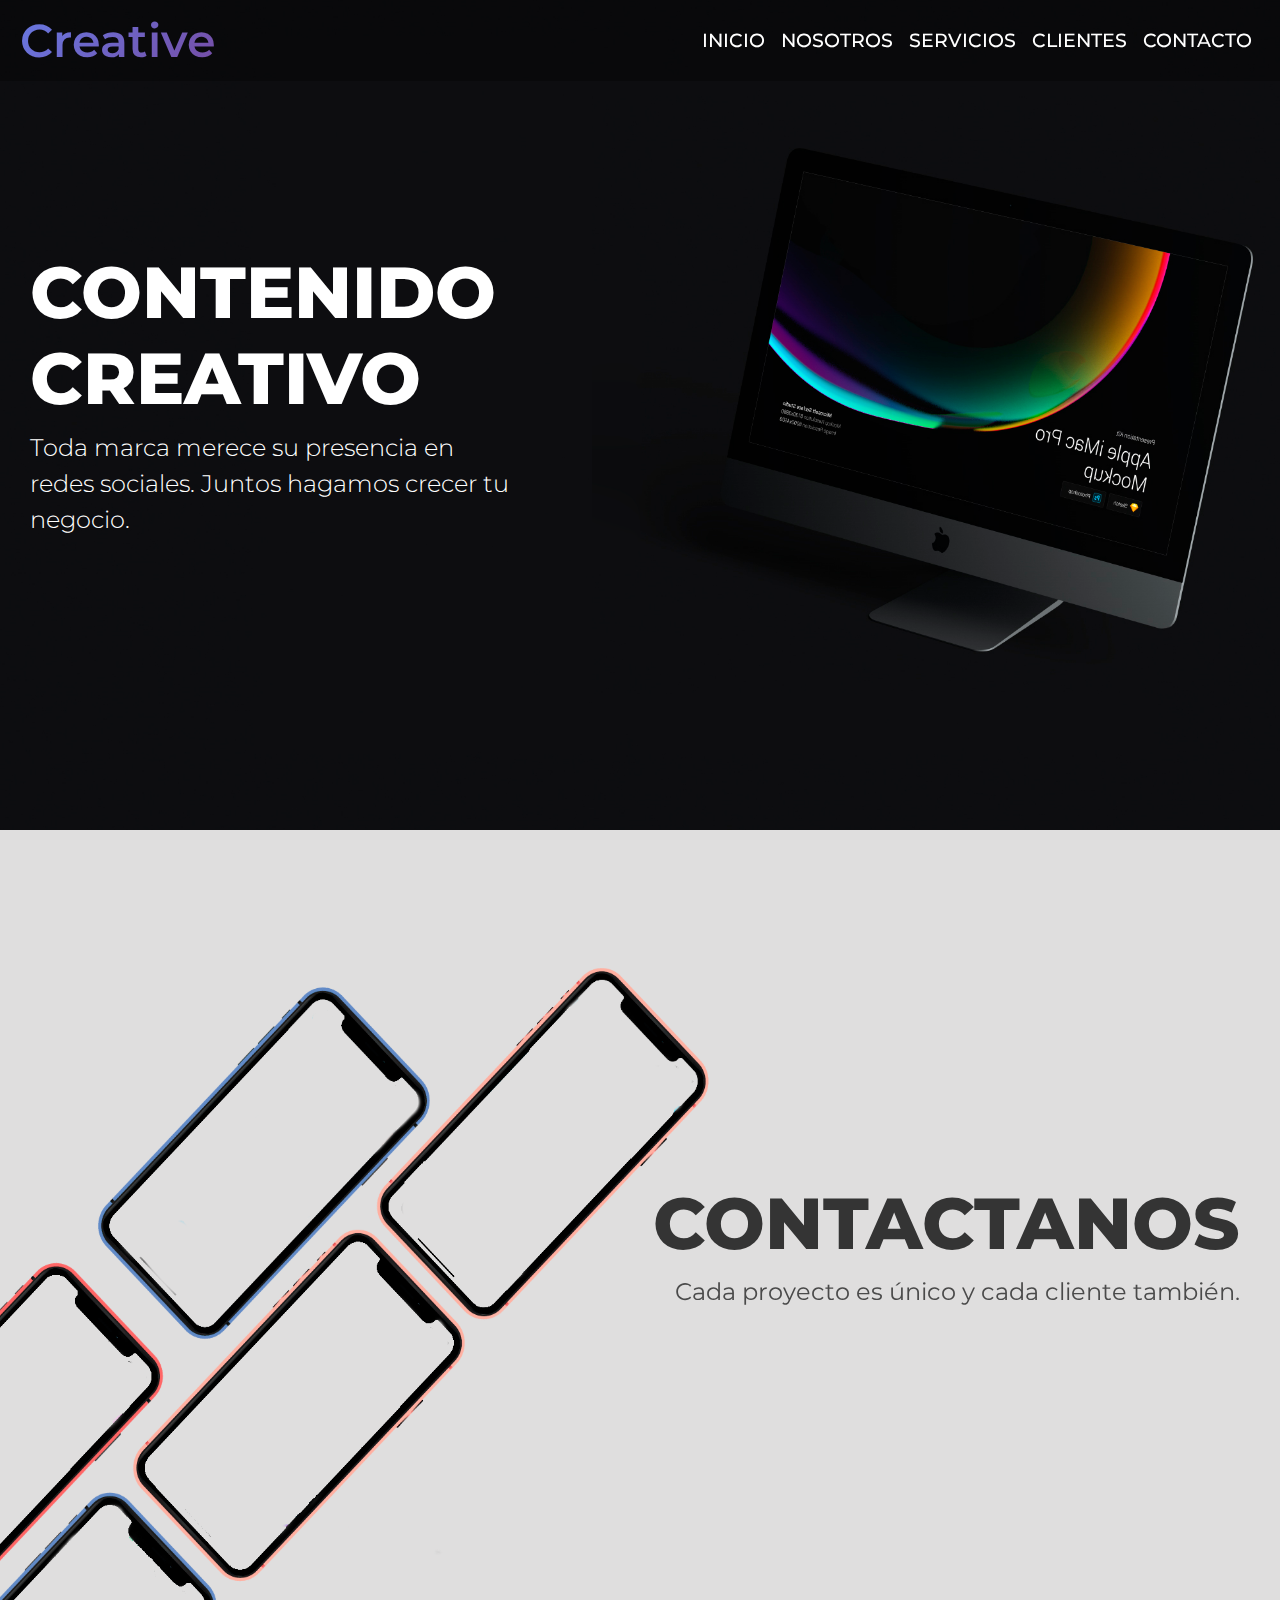
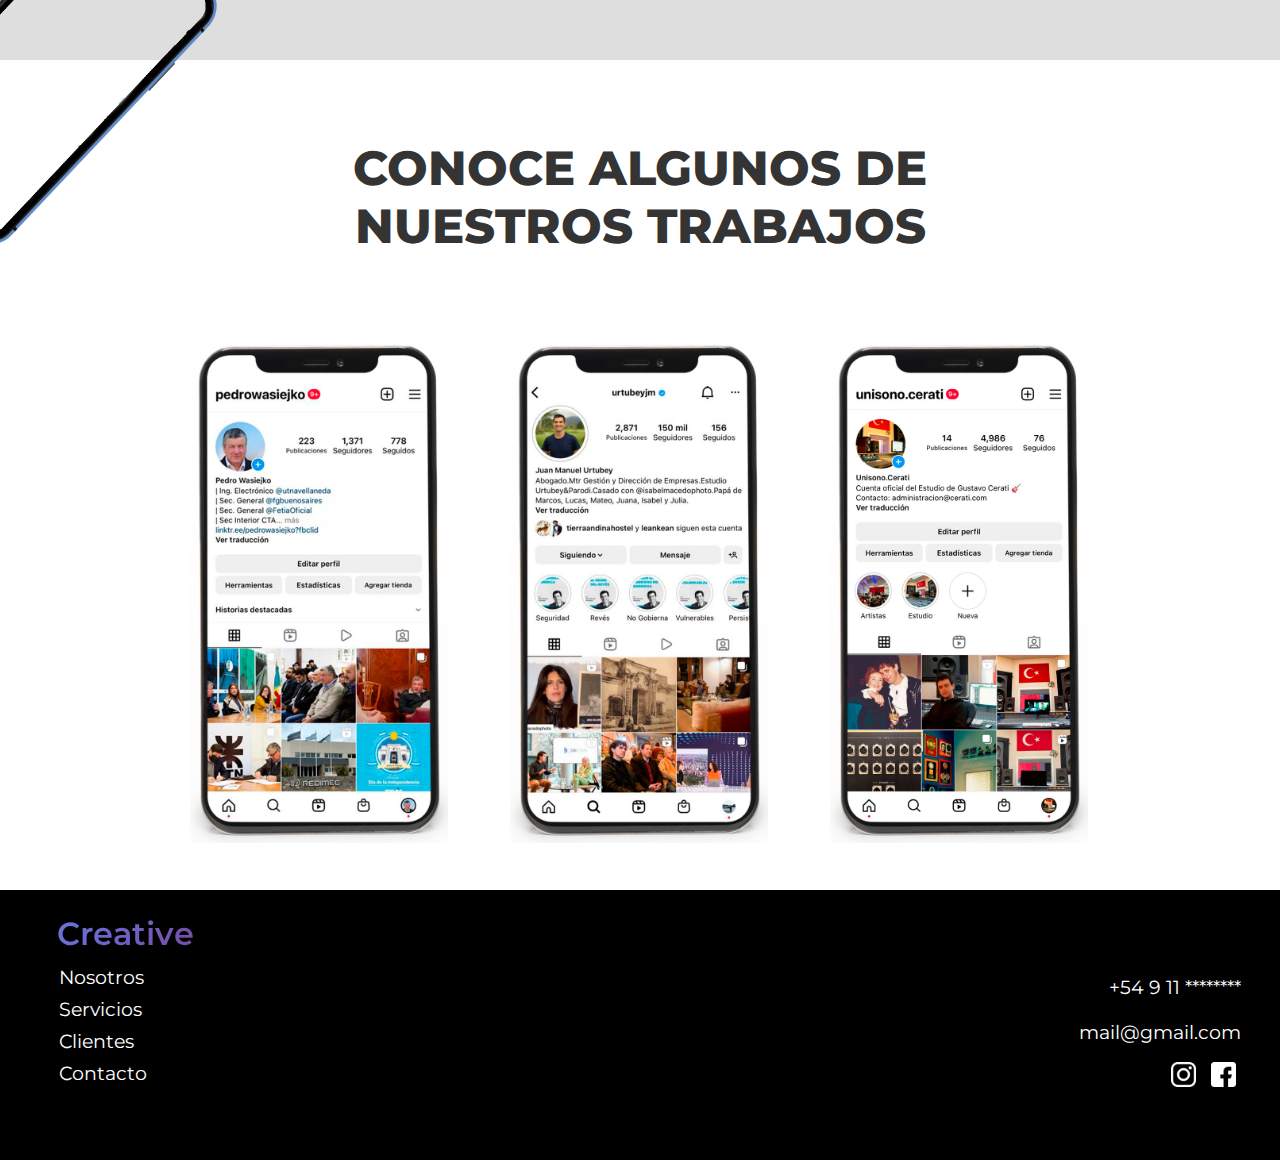
<file: index.html>
<!DOCTYPE html>
<html lang="es">
<head>
    <meta charset="UTF-8">
    <meta http-equiv="X-UA-Compatible" content="IE=edge">
    <meta name="viewport" content="width=device-width, initial-scale=1.0">
    <link rel="stylesheet" href="./css/bootstrap.min.css">
    <link rel="stylesheet" href="./scss/style.css">
    <link rel="preconnect" href="https://fonts.googleapis.com">
    <link rel="preconnect" href="https://fonts.gstatic.com" crossorigin>
    <link href="https://fonts.googleapis.com/css2?family=Montserrat:wght@100;200;300;400;500;600;700;800;900&display=swap" rel="stylesheet">
    <meta name="description" content="Hacemos crecer tu marca. Potenciamos tus ventas con los mejores recursos digitales">
    <meta name="keywords" content= "SERVICIOS DIGITALES, REDES SOCIALES, FOTOGRAFÍA, TIENDA VIRTUAL, DISEÑO WEB">
    <title>Creative Agencia Digital | Servicios Digitales para potenciar tu marca</title>
</head>

<body>

<!-- NAV -->

    <nav class="navbar navbar-expand-lg navbar-dark fixed-top contenedornav">
        <div class="container-fluid nav-header">
            <a class="navbar-brand" href="./index.html">Creative</a>
            <button class="navbar-toggler" type="button" data-bs-toggle="collapse" data-bs-target="#navbarNavAltMarkup" aria-controls="navbarNavAltMarkup" aria-expanded="false" aria-label="Toggle navigation">
                <span class="navbar-toggler-icon"></span>
            </button>
            <div class="collapse navbar-collapse" id="navbarNavAltMarkup">
                <ul class="navbar-nav ms-auto">
                    <li><a class="nav-link" style="color: white;" href="./index.html">INICIO</a></li>
                    <li><a class="nav-link" style="color: white;" href="./pages/nosotros.html">NOSOTROS</a></li>
                    <li><a class="nav-link" style="color: white;" href="./pages/servicios.html">SERVICIOS</a></li>
                    <li><a class="nav-link" style="color: white;" href="./pages/clientes.html">CLIENTES</a></li>
                    <li><a class="nav-link" style="color: white;" href="./pages/contacto.html">CONTACTO</a></li>
                </ul>
            </div>
        </div>
    </nav>

<!-- CUERPO -->
<!-- presentacion -->
    <main class="main">
        <section class="presentacion">
            <img src="./img/imac2.png" alt="">  
            <div class="presentacion-texto">
                <h1>CONTENIDO 
                    <br>
                    CREATIVO
                </h1>
                <p>Toda marca merece su presencia en redes sociales. Juntos hagamos crecer tu negocio.<p> 
                </div>      
        </section>

<!-- contactanos -->
        <section class="contactanos">
            <div id="carouselExampleSlidesOnly" class="carousel slide carousel-fade carrusel" data-bs-ride="carousel">
                <div class="carousel-inner">
                  <div class="carousel-item active contactanos-texto">
                    <h2 class="d-block w-100">CONTACTANOS</h2>
                    <p class="d-block w-100">Cada proyecto es único y cada cliente también.</p>
                  </div>
                  <div class="carousel-item contactanos-texto">
                    <h2 class="d-block w-100">CONTACTANOS</h2>
                    <p class="d-block w-100">Nuestra misión es posicionar tu marca.</p>
                  </div>
                </div>
              </div>
            <img src="./img/iphone.png"alt="">
            <div class="macbook">
                <img src="./img/macbook.png" alt="">
            </div>
        </section>

<!-- servicios -->

        <section class="trabajos container-fluid">
            <div>
            <h2>CONOCE ALGUNOS DE <br>NUESTROS TRABAJOS</h2>
            </div>
            <article class="row videos">
                <div class="trabajo1 col-4 col-md-12"></div>
                <div class="trabajo2 col-4 col-md-12"></div>
                <div class="trabajo3 col-4 col-md-12"></div>
            </article>
        </section>
    </main>    
    
<!--FOTTER-->

    <footer class="container-fluid footer">
        <div class="rowfooter row">
            <div class="nav col-12 col-md d-flex flex-column">
                <h2><a href="./index.html">Creative</a></h2>
                <ul class="nav2">
                    <li><a href="./pages/nosotros.html">Nosotros</a></li>
                    <li><a href="./pages/servicios.html">Servicios</a></li>
                    <li><a href="./pages/clientes.html">Clientes</a></li>
                    <li><a href="./pages/contacto.html">Contacto</a></li>
                </ul>
            </div>
            <div class="contactoredes col-12 col-md"> 
                <div class="contactoredes_telmail">
                    <p>+54 9 11 ********</p>
                    <p>mail@gmail.com</p>
                </div>
                <div class="contactoredes_links">
                    <a href="https://www.instagram.com/" target="_blank"><img src="./img/ig.png" alt="instagram"></a>
                    <a href="https://www.facebook.com/" target="_blank"><img src="./img/face.png" alt="facebook"></a> 
                </div>
            </div>
        </div>     
    </footer>
    <script src="./js/bootstrap.js"></script>
</body>

</html>
</file>
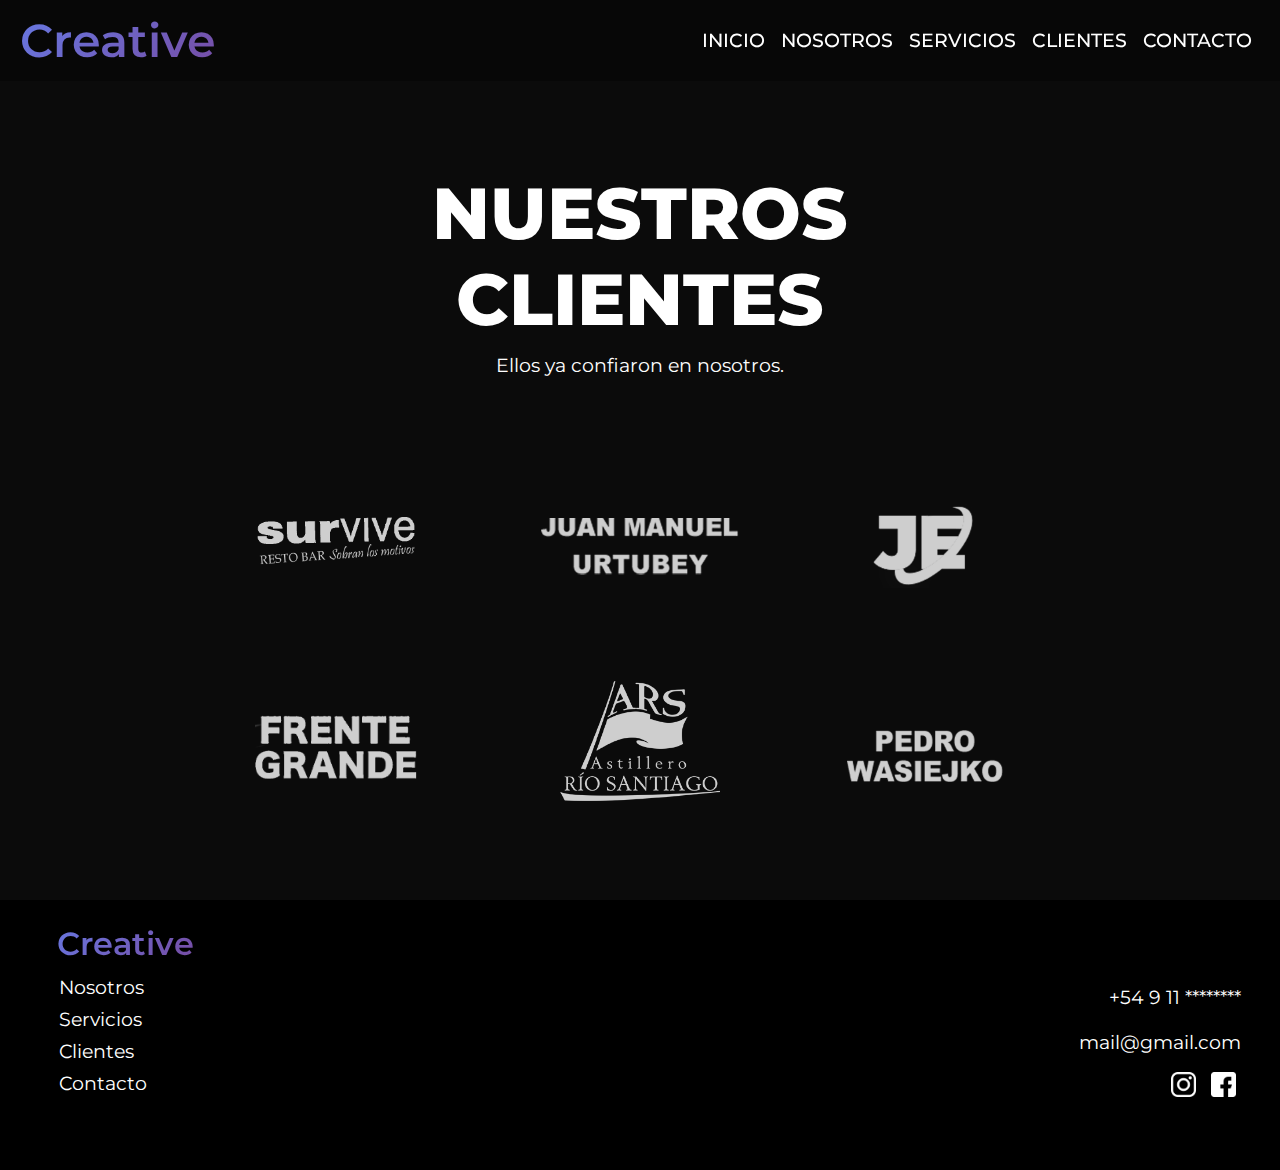
<file: pages/clientes.html>
<!DOCTYPE html>
<html lang="es">
<head>
    <meta charset="UTF-8">
    <meta http-equiv="X-UA-Compatible" content="IE=edge">
    <meta name="viewport" content="width=device-width, initial-scale=1.0">
    <link rel="stylesheet" href="../css/bootstrap.min.css">
    <link rel="stylesheet" href="../scss/style.css">
    <link rel="preconnect" href="https://fonts.googleapis.com">
    <link rel="preconnect" href="https://fonts.gstatic.com" crossorigin>
    <link href="https://fonts.googleapis.com/css2?family=Montserrat:wght@100;200;300;400;500;600;700;800;900&display=swap" rel="stylesheet">
    <link rel="stylesheet" href="https://cdnjs.cloudflare.com/ajax/libs/animate.css/4.1.1/animate.min.css">
    <meta name="description" content="Cada cliente representa un desafío que cumplimos en conjunto para lograr óptimos resultados">
    <meta name="keywords" content= "SERVICIOS DIGITALES, REDES SOCIALES, FOTOGRAFÍA, TIENDA VIRTUAL, DISEÑO WEB">
    <title>Creative Agencia Digital | Clientes que confían en nosotros</title>
</head>

<body>

 <!-- NAV -->
    <nav class="navbar navbar-expand-lg navbar-dark fixed-top contenedornav">
        <div class="container-fluid nav-header">
            <a class="navbar-brand" href="../index.html">Creative</a>
            <button class="navbar-toggler" type="button" data-bs-toggle="collapse" data-bs-target="#navbarNavAltMarkup" aria-controls="navbarNavAltMarkup" aria-expanded="false" aria-label="Toggle navigation">
                <span class="navbar-toggler-icon"></span>
            </button>
            <div class="collapse navbar-collapse" id="navbarNavAltMarkup">
                <ul class="navbar-nav ms-auto">
                    <li><a class="nav-link" style="color: white;" href="../index.html">INICIO</a></li>
                    <li><a class="nav-link" style="color: white;" href="./nosotros.html">NOSOTROS</a></li>
                    <li><a class="nav-link" style="color: white;" href="./servicios.html">SERVICIOS</a></li>
                    <li><a class="nav-link" style="color: white;" href="./clientes.html">CLIENTES</a></li>
                    <li><a class="nav-link" style="color: white;" href="./contacto.html">CONTACTO</a></li>
                </ul>
            </div>
        </div>
    </nav>
    
<!-- CUERPO -->
    <main>
        <section class="container-fluid presentacion3">
            <div class="presentacion3-texto">
                <h2>NUESTROS
                    <br>
                    CLIENTES</h2>
                <p>Ellos ya confiaron en nosotros.</p>
            </div>
            <div class="clientes container">
                <div class="animate__animated animate__zoomIn d-flex justify-content-center logosclientes1">
                    <a href="https://www.instagram.com/surviverestobar.c.o/"><img src="../img/survive.png" alt="cliente"></a>
                </div>
                <div class="animate__animated animate__zoomIn d-flex justify-content-center logosclientes2">
                    <a href="https://www.instagram.com/urtubeyjm/"><img src="../img/urtubey.png" alt="cliente"></a>
                </div>
                <div class="animate__animated animate__zoomIn d-flex justify-content-center logosclientes3">
                    <a href="https://www.instagram.com/ferreteria_je/"><img src="../img/ferreteriaje.png" alt="cliente"></a>
                </div>
                <div class="animate__animated animate__zoomIn d-flex justify-content-center logosclientes4">
                    <a href="https://www.instagram.com/fgnacional/"><img src="../img/frentegrande.png" alt="cliente"></a>
                </div>
                <div class="animate__animated animate__zoomIn d-flex justify-content-center logosclientes5">
                    <a href="https://www.instagram.com/astilleroriosantiago/"><img src="../img/ars.png" alt="cliente"></a>
                </div>
                <div class="animate__animated animate__zoomIn d-flex justify-content-center logosclientes6">
                    <a href="https://www.instagram.com/pedrowasiejko/" ><img src="../img/pedrowasiejko.png"  alt="cliente"></a>
                </div>
            </div>
        </section>
    </main>

<!--FOTTER-->   

    <footer class="container-fluid footer">
        <div class="row rowfooter">
            <div class="nav col-12 col-md d-flex flex-column">
                <h2><a href="../index.html">Creative</a></h2>
                <ul class="nav2">
                    <li><a href="./nosotros.html">Nosotros</a></li>
                    <li><a href="./servicios.html">Servicios</a></li>
                    <li><a href="./clientes.html">Clientes</a></li>
                    <li><a href="./contacto.html">Contacto</a></li>
                </ul>
            </div>
            <div class="contactoredes col-12 col-md"> 
                <div class="contactoredes_telmail">
                    <p>+54 9 11 ********</p>
                    <p>mail@gmail.com</p>
                </div>
                <div class="contactoredes_links">
                    <a href="https://www.instagram.com/" target="_blank"><img src="../img/ig.png" alt="instagram"></a>
                    <a href="https://www.facebook.com/" target="_blank"><img src="../img/face.png" alt="facebook"></a> 
                </div>
            </div>
        </div>     
    </footer>
    <script src="../js/bootstrap.js"></script>   
</body>

</html>
</file>
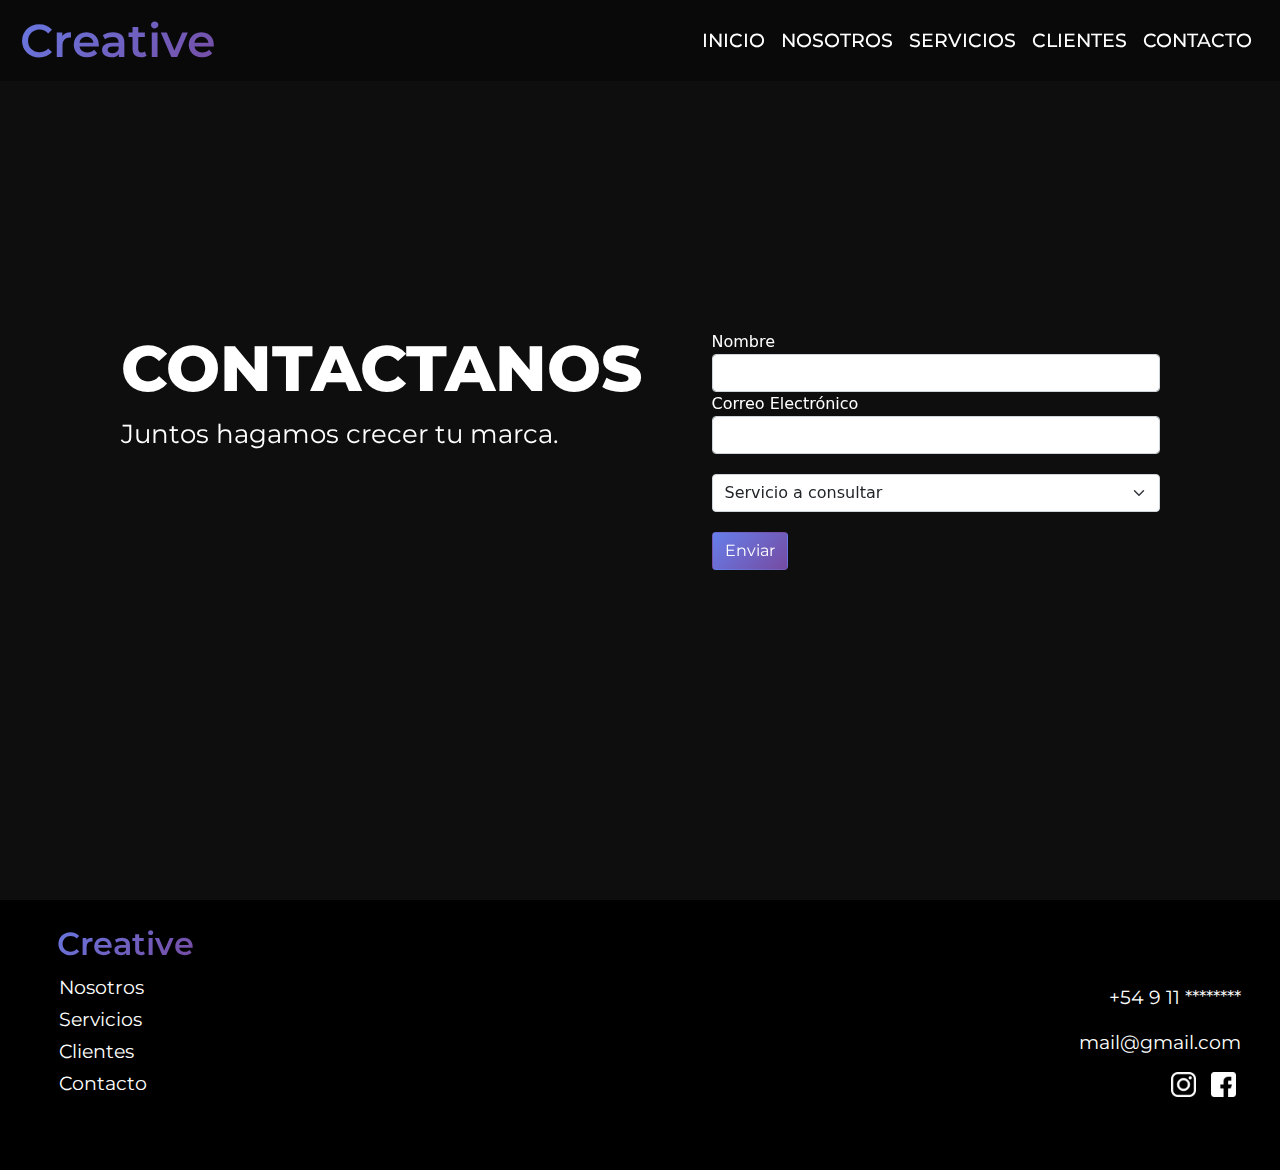
<file: pages/contacto.html>
<!DOCTYPE html>
<html lang="es">
<head>
    <meta charset="UTF-8">
    <meta http-equiv="X-UA-Compatible" content="IE=edge">
    <meta name="viewport" content="width=device-width, initial-scale=1.0">
    <link rel="stylesheet" href="../css/bootstrap.min.css">
    <link rel="stylesheet" href="../scss/style.css">
    <link rel="preconnect" href="https://fonts.googleapis.com">
    <link rel="preconnect" href="https://fonts.gstatic.com" crossorigin>
    <link href="https://fonts.googleapis.com/css2?family=Montserrat:wght@100;200;300;400;500;600;700;800;900&display=swap" rel="stylesheet">
    <meta name="description" content="Te asesoramos gratuitamente en función de lo que tu marca necesite">
    <meta name="keywords" content= "SERVICIOS DIGITALES, REDES SOCIALES, FOTOGRAFÍA, TIENDA VIRTUAL, DISEÑO WEB">
    <title>Creative Agencia Digital | Contactanos para hacer crecer tu marca</title>
</head>

<body>

 <!-- NAV -->
    <nav class="navbar navbar-expand-lg navbar-dark fixed-top contenedornav">
        <div class="container-fluid nav-header">
            <a class="navbar-brand" href="../index.html">Creative</a>
            <button class="navbar-toggler" type="button" data-bs-toggle="collapse" data-bs-target="#navbarNavAltMarkup" aria-controls="navbarNavAltMarkup" aria-expanded="false" aria-label="Toggle navigation">
                <span class="navbar-toggler-icon"></span>
            </button>
            <div class="collapse navbar-collapse" id="navbarNavAltMarkup">
                <ul class="navbar-nav ms-auto">
                    <li><a class="nav-link" style="color: white;" href="../index.html">INICIO</a></li>
                    <li><a class="nav-link" style="color: white;" href="./nosotros.html">NOSOTROS</a></li>
                    <li><a class="nav-link" style="color: white;" href="./servicios.html">SERVICIOS</a></li>
                    <li><a class="nav-link" style="color: white;" href="./clientes.html">CLIENTES</a></li>
                    <li><a class="nav-link" style="color: white;" href="./contacto.html">CONTACTO</a></li>
                </ul>
            </div>
        </div>
    </nav>

<!-- FORMULARIO-->
        <section class="container-fluid presentacion4">
            <iframe src="https://www.google.com/maps/embed?pb=!1m18!1m12!1m3!1d246614.36638863705!2d-58.40948323103882!3d-34.695998038647446!2m3!1f0!2f0!3f0!3m2!1i1024!2i768!4f13.1!3m3!1m2!1s0x95a329628f552cad%3A0x813d55ba09834999!2sFlorencio%20Varela%2C%20Provincia%20de%20Buenos%20Aires!5e0!3m2!1ses-419!2sar!4v1657846591859!5m2!1ses-419!2sar" class="mapa" width="600" height="450" style="border:0;" allowfullscreen="" loading="lazy" referrerpolicy="no-referrer-when-downgrade"></iframe>
            <div class="contacto">
                <div class="presentacion4-texto">
                    <h2>CONTACTANOS</h2>
                    <p>Juntos hagamos crecer tu marca.</p>
                </div>
                <div class="presentacion4-form">
                    <form class="formcontacto" method="GET" action="#">
                        <div class="form-group">
                            <label for="InputText">Nombre</label>
                            <input type="text" class="form-control inputtext" id="InputText" aria-describedby="name">
                        </div>
                        <div class="form-group">
                            <label for="InputEmail1">Correo Electrónico</label>
                            <input type="email" class="form-control inputtext" id="InputEmail1" aria-describedby="email">
                        </div>
                        <select class="form-select" aria-label="Default select example">
                            <option selected>Servicio a consultar</option>
                            <option value="1">Comunidad</option>
                            <option value="2">E-Commerce</option>
                            <option value="3">Cobertura</option>
                            <option value="4">Desarrollo Web</option>
                        </select>
                    <button class="btn" type="submit">Enviar</button>
                    </form>
                </div> 
            </div>
        </section>

<!-- FOOTER -->

    <footer class="container-fluid footer">
        <div class="row rowfooter">
            <div class="nav col-12 col-md d-flex flex-column">
                <h2><a href="../index.html">Creative</a></h2>
                <ul class="nav2">
                    <li><a href="./nosotros.html">Nosotros</a></li>
                    <li><a href="./servicios.html">Servicios</a></li>
                    <li><a href="./clientes.html">Clientes</a></li>
                    <li><a href="./contacto.html">Contacto</a></li>
                </ul>
            </div>
            <div class="contactoredes col-12 col-md"> 
                <div class="contactoredes_telmail">
                    <p>+54 9 11 ********</p>
                    <p>mail@gmail.com</p>
                </div>
                <div class="contactoredes_links">
                    <a href="https://www.instagram.com/" target="_blank"><img src="../img/ig.png" alt="instagram"></a>
                    <a href="https://www.facebook.com/" target="_blank"><img src="../img/face.png" alt="facebook"></a> 
                </div>
            </div>
        </div>     
    </footer>
    <script src="../js/bootstrap.js"></script>
    
</body>
</html>
</file>
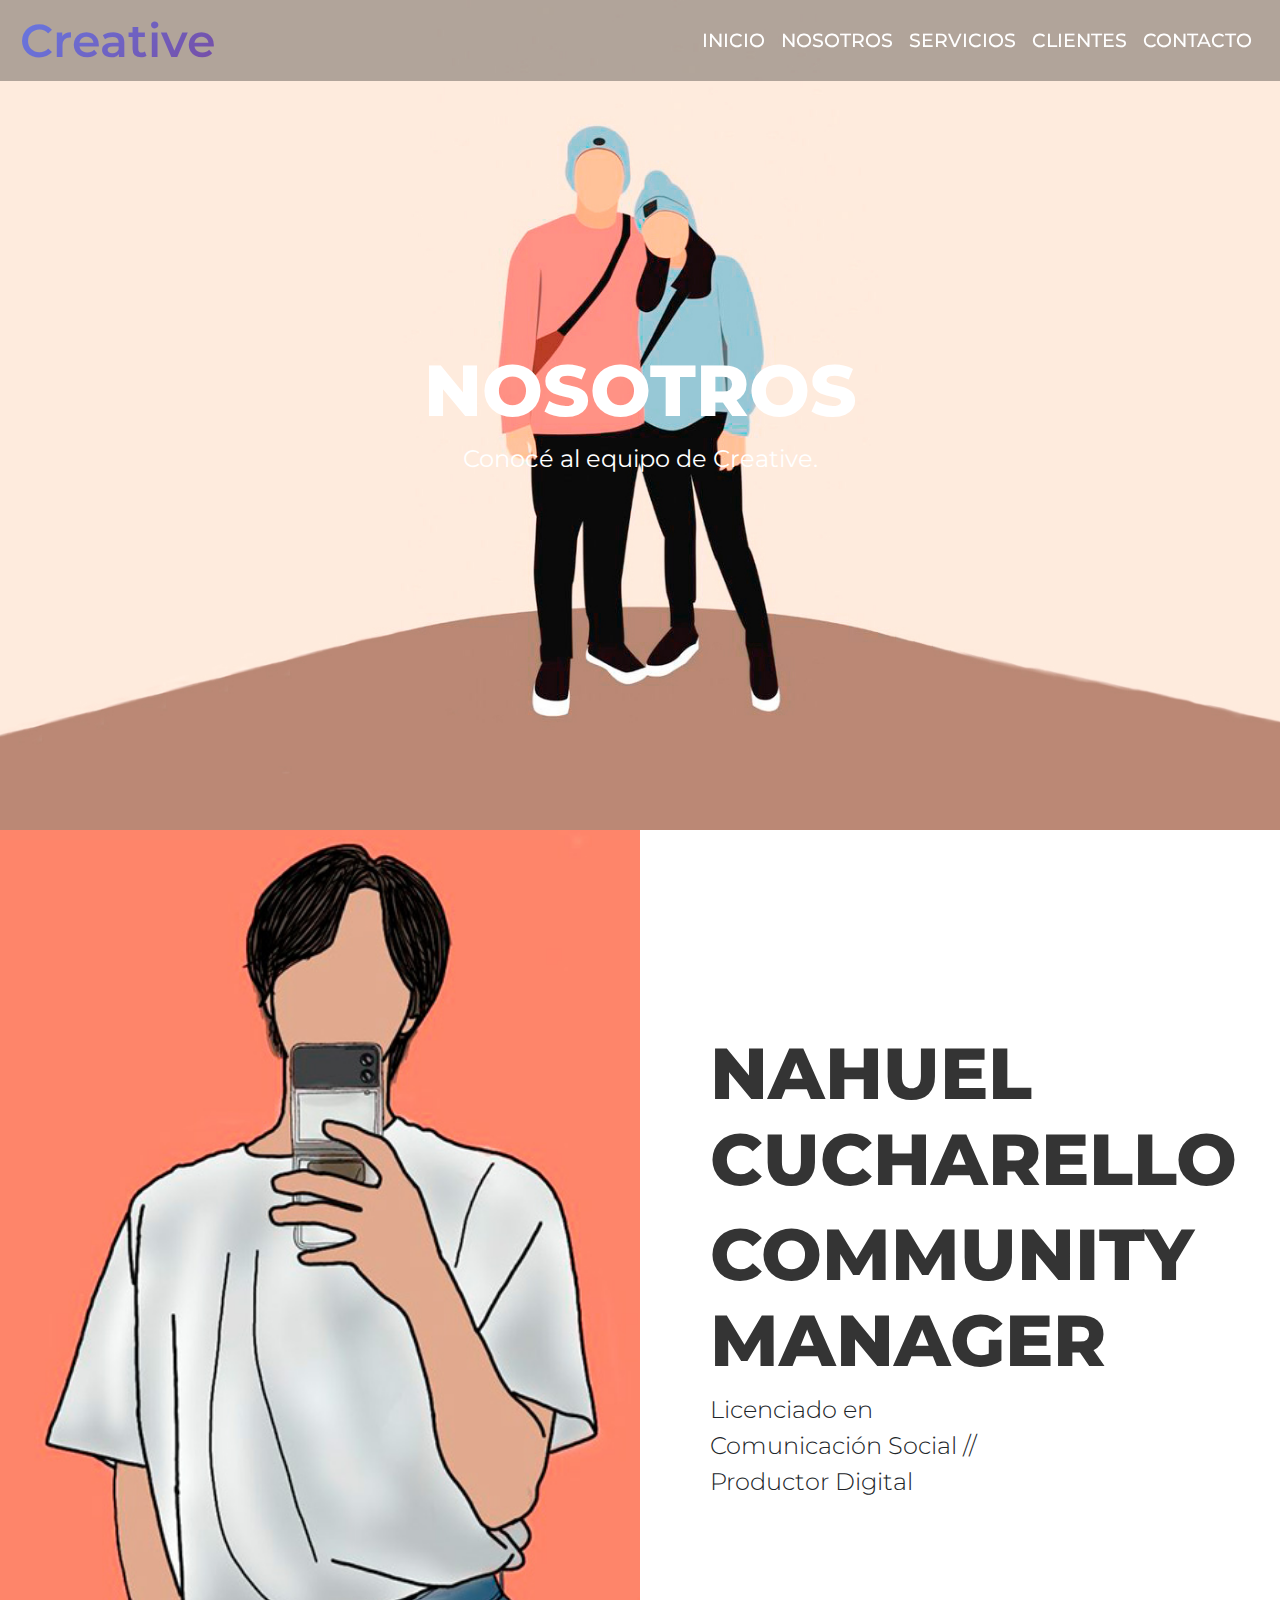
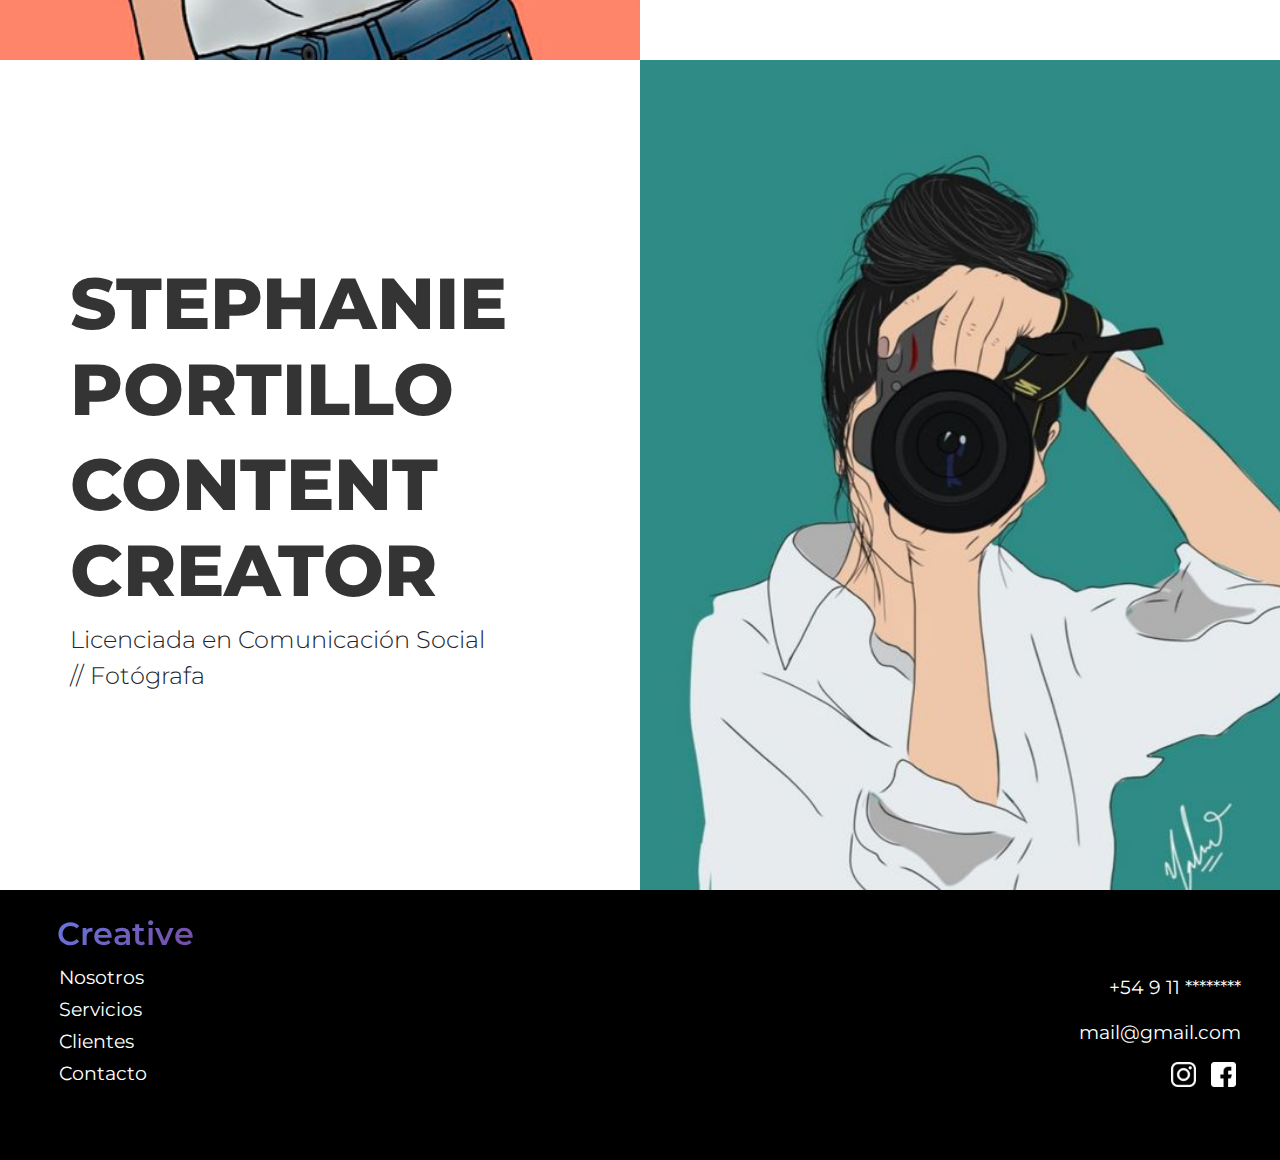
<file: pages/nosotros.html>
<!DOCTYPE html>
<html lang="es">
<head>
    <meta charset="UTF-8">
    <meta http-equiv="X-UA-Compatible" content="IE=edge">
    <meta name="viewport" content="width=device-width, initial-scale=1.0">
    <link rel="stylesheet" href="../css/bootstrap.min.css">
    <link rel="stylesheet" href="../scss/style.css">
    <link rel="preconnect" href="https://fonts.googleapis.com">
    <link rel="preconnect" href="https://fonts.gstatic.com" crossorigin>
    <link href="https://fonts.googleapis.com/css2?family=Montserrat:wght@100;200;300;400;500;600;700;800;900&display=swap" rel="stylesheet">
    <meta name="description" content="Nos capacitamos continuamente para ofrecerte las mejores herramientas del mercado">
    <meta name="keywords" content= "SERVICIOS DIGITALES, REDES SOCIALES, FOTOGRAFÍA, TIENDA VIRTUAL, DISEÑO WEB">
    <title>Creative Agencia Digital | Conocé a nuestro equipo</title>
</head>

<body>

 <!-- NAV -->
    <nav class="navbar navbar-expand-lg navbar-dark fixed-top contenedornav">
        <div class="container-fluid nav-header">
            <a class="navbar-brand" href="../index.html">Creative</a>
            <button class="navbar-toggler" type="button" data-bs-toggle="collapse" data-bs-target="#navbarNavAltMarkup" aria-controls="navbarNavAltMarkup" aria-expanded="false" aria-label="Toggle navigation">
                <span class="navbar-toggler-icon"></span>
            </button>
            <div class="collapse navbar-collapse" id="navbarNavAltMarkup">
                <ul class="navbar-nav ms-auto">
                    <li><a class="nav-link" style="color: white;" href="../index.html">INICIO</a></li>
                    <li><a class="nav-link" style="color: white;" href="./nosotros.html">NOSOTROS</a></li>
                    <li><a class="nav-link" style="color: white;" href="./servicios.html">SERVICIOS</a></li>
                    <li><a class="nav-link" style="color: white;" href="./clientes.html">CLIENTES</a></li>
                    <li><a class="nav-link" style="color: white;" href="./contacto.html">CONTACTO</a></li>
                </ul>
            </div>
        </div>
    </nav>

 <!-- CUERPO -->

    <main class="container-fluid main">
        <section class="container-fluid presentacion2">
            <div class="presentacion2-texto">
                <h2>NOSOTROS</h2>
                <p>Conocé al equipo de Creative.</p>
            </div>
            <div class="equipo">
            <img src="../img/equipo2.jpg" alt="">
            </div>
        </section>

        <section class="container-fluid personas">
            <div class="row persona1">
                <div class="col-12 col-md-6 foto1 order-last order-md-first">
                    <img src="../img/siluetacolor4.jpg" alt="persona1"> 
                </div>
                <div class="col-12 col-md-6 nombre1">
                    <h3>NAHUEL CUCHARELLO</h3>
                    <h3>COMMUNITY
                        MANAGER
                    </h3>
                    <p>Licenciado en Comunicación Social // Productor Digital</p>
                </div>
            </div>

            <div class="row persona2">
                <div class="col-12 col-md-6 nombre2">
                    <h3>STEPHANIE PORTILLO</h3>
                    <h3>CONTENT 
                        CREATOR
                    </h3>
                    <p>Licenciada en Comunicación Social // Fotógrafa</p>
                </div>
                <div class="col-12 col-md-6 foto2">
                    <img src="../img/siluetacolor3.jpeg" alt="persona2">
                </div>
            </div>

        </section>
    </main>

 <!--FOTTER-->   

   <footer class="container-fluid footer">
        <div class="row rowfooter">
            <div class="nav col-12 col-md d-flex flex-column">
                <h2><a href="../index.html">Creative</a></h2>
                <ul class="nav2">
                    <li><a href="./nosotros.html">Nosotros</a></li>
                    <li><a href="./servicios.html">Servicios</a></li>
                    <li><a href="./clientes.html">Clientes</a></li>
                    <li><a href="./contacto.html">Contacto</a></li>
                </ul>
            </div>
            <div class="contactoredes col-12 col-md"> 
                <div class="contactoredes_telmail">
                    <p>+54 9 11 ********</p>
                    <p>mail@gmail.com</p>
                </div>
                <div class="contactoredes_links">
                    <a href="https://www.instagram.com/" target="_blank"><img src="../img/ig.png" alt="instagram"></a>
                    <a href="https://www.facebook.com/" target="_blank"><img src="../img/face.png" alt="facebook"></a> 
                </div>
            </div>
        </div>     
    </footer>
    <script src="../js/bootstrap.js"></script>

</body>
</html>
</file>
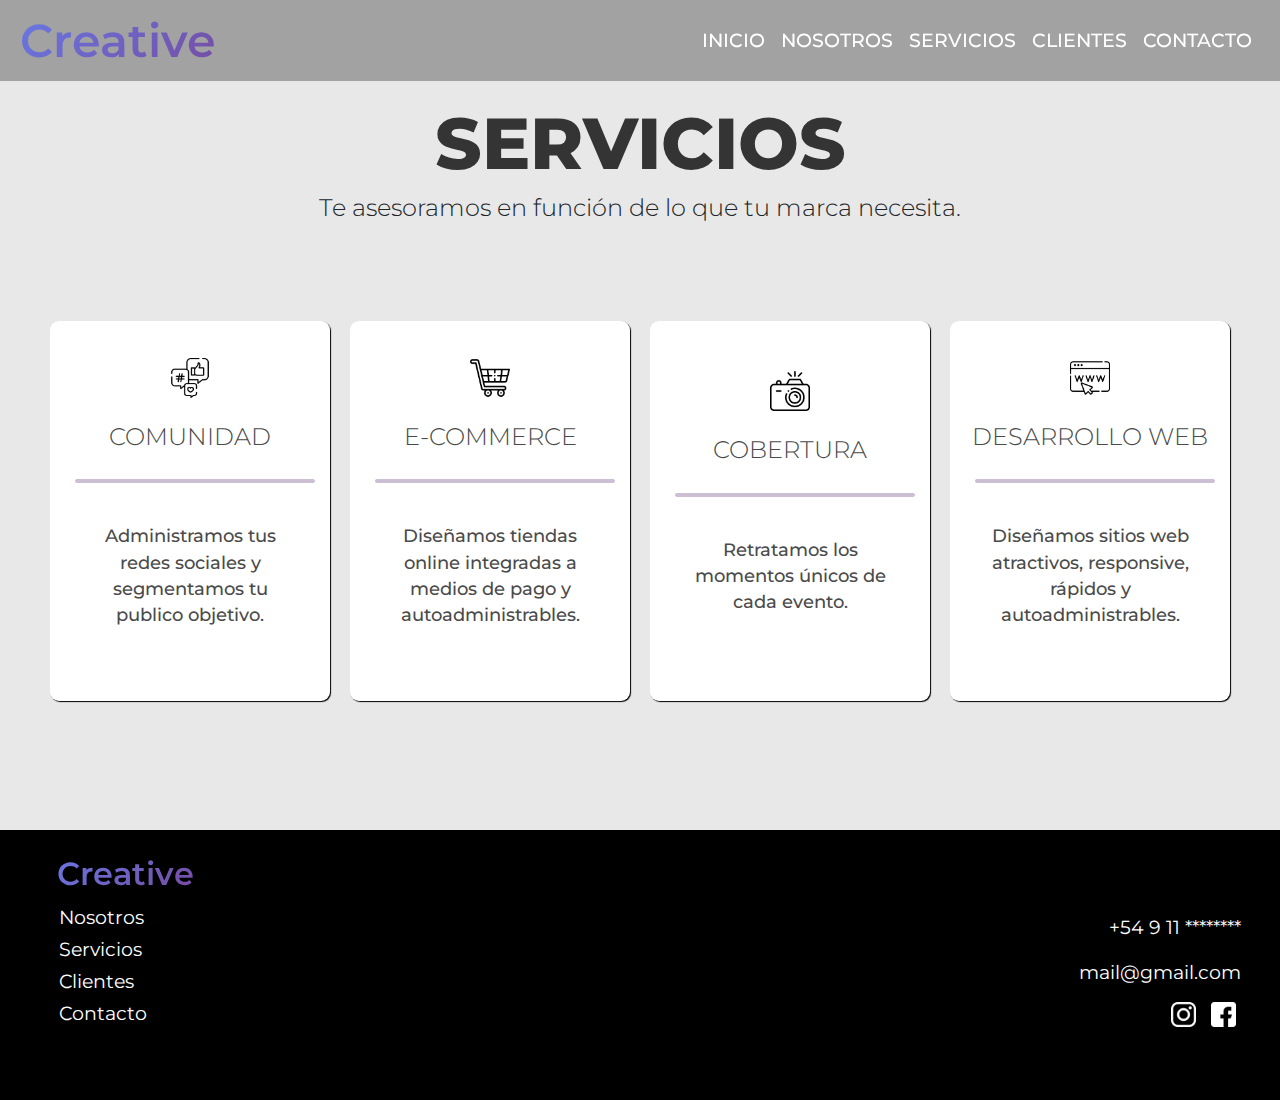
<file: pages/servicios.html>
<!DOCTYPE html>
<html lang="en">
<head>
    <meta charset="UTF-8">
    <meta http-equiv="X-UA-Compatible" content="IE=edge">
    <meta name="viewport" content="width=device-width, initial-scale=1.0">
    <link rel="stylesheet" href="../css/bootstrap.min.css">
    <link rel="stylesheet" href="../scss/style.css">
    <link rel="preconnect" href="https://fonts.googleapis.com">
    <link rel="preconnect" href="https://fonts.gstatic.com" crossorigin>
    <link href="https://fonts.googleapis.com/css2?family=Montserrat:wght@100;200;300;400;500;600;700;800;900&display=swap" rel="stylesheet">
    <meta name="description" content="Adaptamos tus necesidades a las nuevas propuestas digitales">
    <meta name="keywords" content= "SERVICIOS DIGITALES, REDES SOCIALES, FOTOGRAFÍA, TIENDA VIRTUAL, DISEÑO WEB">
    <title>Creative Agencia Digital | Conocé nuestros servicios</title>
</head>

<body>

 <!-- NAV -->
    <nav class="navbar navbar-expand-lg navbar-dark fixed-top contenedornav">
        <div class="container-fluid nav-header">
            <a class="navbar-brand" href="../index.html">Creative</a>
            <button class="navbar-toggler" type="button" data-bs-toggle="collapse" data-bs-target="#navbarNavAltMarkup" aria-controls="navbarNavAltMarkup" aria-expanded="false" aria-label="Toggle navigation">
                <span class="navbar-toggler-icon"></span>
            </button>
            <div class="collapse navbar-collapse" id="navbarNavAltMarkup">
                <ul class="navbar-nav ms-auto">
                    <li><a class="nav-link" style="color: white;" href="../index.html">INICIO</a></li>
                    <li><a class="nav-link" style="color: white;" href="./nosotros.html">NOSOTROS</a></li>
                    <li><a class="nav-link" style="color: white;" href="./servicios.html">SERVICIOS</a></li>
                    <li><a class="nav-link" style="color: white;" href="./clientes.html">CLIENTES</a></li>
                    <li><a class="nav-link" style="color: white;" href="./contacto.html">CONTACTO</a></li>
                </ul>
            </div>
        </div>
    </nav>

 <!-- CUERPO -->

    <main class="container-fluid main">
        <section id="servicios">
            <div class="container-fluid servicios">
                <h2>SERVICIOS</h2>
                <h3>Te asesoramos en función de lo que tu marca necesita.</h3>
            </div> 
        
            <div id="card">   
                <article class="card__servicio">
                    <div class="card__nombre">
                        <img src="../img/comuni.png" alt="redes">
                        <h3>COMUNIDAD</h3>
                    </div>
                    <hr>
                    <div class="card__descripcion">
                        <p>Administramos tus redes sociales y segmentamos tu publico objetivo.</p>
                    </div>    
                </article>

                <article class="card__servicio">
                    <div class="card__nombre">
                        <img src="../img/compras.png" alt="compra online">
                        <h3>E-COMMERCE</h3>
                    </div>
                    <hr>
                    <div class="card__descripcion">
                        <p>Diseñamos tiendas online integradas a medios de pago y autoadministrables.</p>
                    </div>    
                </article>

                <article class="card__servicio">
                    <div class="card__nombre">
                        <img src="../img/camara.png" alt="fotografia">
                        <h3>COBERTURA</h3>
                    </div>
                    <hr>
                    <div class="card__descripcion">
                        <p>Retratamos los momentos únicos de cada evento.</p>
                    </div>    
                </article>

                <article class="card__servicio">
                    <div class="card__nombre">
                        <img src="../img/internet.png" alt="diseñoweb">
                        <h3>DESARROLLO WEB</h3>
                    </div>
                    <hr>
                    <div class="card__descripcion">
                        <p>Diseñamos sitios web atractivos, responsive, rápidos y autoadministrables.</p>
                    </div>    
                </article>
            </div>
        </section>
        
    </main>


     <!--FOTTER-->   

    <footer class="container-fluid footer">
        <div class="row rowfooter">
            <div class="nav col-12 col-md d-flex flex-column">
                <h2><a href="../index.html">Creative</a></h2>
                <ul class="nav2">
                    <li><a href="./nosotros.html">Nosotros</a></li>
                    <li><a href="./servicios.html">Servicios</a></li>
                    <li><a href="./clientes.html">Clientes</a></li>
                    <li><a href="./contacto.html">Contacto</a></li>
                </ul>
            </div>
            <div class="contactoredes col-12 col-md"> 
                <div class="contactoredes_telmail">
                    <p>+54 9 11 ********</p>
                    <p>mail@gmail.com</p>
                </div>
                <div class="contactoredes_links">
                    <a href="https://www.instagram.com/" target="_blank"><img src="../img/ig.png" alt="instagram"></a>
                    <a href="https://www.facebook.com/" target="_blank"><img src="../img/face.png" alt="facebook"></a> 
                </div>
            </div>
        </div>     
    </footer>
    <script src="../js/bootstrap.js"></script>
</body>
</html>
</file>
<file: scss/style.css>
@charset "UTF-8";
* {
  margin: 0;
  padding: 0;
  box-sizing: border-box; }

body {
  background-color: #0f0e0e; }

.main {
  padding: 0px 0px 0px 0px; }

.contenedornav {
  padding: 0px 0px 0px 0px; }
  .contenedornav .nav-header {
    background-color: rgba(0, 0, 0, 0.3);
    padding: 0px 0px 0px 0px;
    height: 9vh; }

.navbar-brand {
  background: linear-gradient(135deg, #667eea 0%, #764ba2 100%);
  background-clip: text;
  -webkit-background-clip: text;
  -webkit-text-fill-color: transparent;
  font-family: 'Montserrat', sans-serif;
  font-size: 2.9rem;
  font-weight: 600;
  text-decoration: none;
  padding-left: 20px; }

.navbar-nav {
  padding-right: 20px; }

.nav-link {
  font-family: 'Montserrat', sans-serif;
  font-size: 1.2rem;
  font-weight: 500; }
  .nav-link:hover {
    background: linear-gradient(135deg, #667eea 0%, #764ba2 100%);
    background-clip: text;
    -webkit-background-clip: text;
    -webkit-text-fill-color: transparent;
    transition: .3s; }

@media (max-width: 991px) {
  #navbarNavAltMarkup {
    background: black; }

  a .navbar-brand {
    justify-content: center;
    margin: 5px;
    padding: 0px 0px 0px 0px; }

  .nav-header {
    padding: 0px 0px 0px 0px;
    margin-top: 10px;
    position: relative;
    bottom: 26px; }

  .navbar-nav {
    padding-left: 20px; } }
@media (max-width: 767px) {
  a .navbar-brand {
    justify-content: center;
    margin: 5px;
    padding: 0px 0px 0px 0px; }

  nav .navbar {
    height: 9vh; }
    nav .navbar-nav {
      padding-left: 20px; }

  .nav-header {
    padding: 0px 0px 0px 0px;
    margin: 10px 0px;
    position: relative;
    bottom: 26px; }

  #navbarNavAltMarkup {
    background: black; } }
.footer {
  background-color: black;
  color: white;
  height: 30vh;
  width: 100%; }

.rowfooter {
  padding: 15px;
  margin: 0px 0px 0px 0px; }

.nav {
  padding-top: 10px; }
  .nav h2 a {
    padding-left: 30px;
    text-decoration: none;
    list-style: none;
    background: linear-gradient(135deg, #667eea 0%, #764ba2 100%);
    background-clip: text;
    -webkit-background-clip: text;
    -webkit-text-fill-color: transparent;
    text-align: left;
    line-height: 2rem;
    font-family: 'Montserrat', sans-serif;
    font-size: 2rem;
    font-weight: 600; }

.nav2 li {
  list-style: none; }
  .nav2 li a {
    color: white;
    display: flex;
    flex-direction: column;
    text-align: left;
    line-height: 2rem;
    font-family: 'Montserrat', sans-serif;
    font-size: 1.2rem;
    font-weight: 400;
    z-index: 1;
    text-decoration: none; }
  .nav2 li:hover {
    background: linear-gradient(135deg, #667eea 0%, #764ba2 100%);
    background-clip: text;
    -webkit-background-clip: text;
    -webkit-text-fill-color: transparent;
    transition: .3s; }

.contactoredes {
  padding-top: 50px;
  text-align: end;
  align-content: center; }
  .contactoredes_telmail {
    font-family: 'Montserrat', sans-serif;
    font-size: 1.2rem;
    font-weight: 400; }
  .contactoredes_links a {
    margin: 5px; }
  .contactoredes_links img {
    width: 25px;
    height: 25px; }

@media (max-width: 768px) {
  .nav2 li {
    display: none; }

  .nav {
    justify-content: center;
    text-align: center;
    padding-top: 10px;
    padding-right: 0px; }
    .nav h2 a {
      text-decoration: none;
      list-style: none;
      background: linear-gradient(135deg, #667eea 0%, #764ba2 100%);
      background-clip: text;
      -webkit-background-clip: text;
      -webkit-text-fill-color: transparent;
      font-size: 3rem;
      padding-left: 0px; }

  .contactoredes {
    justify-content: center;
    text-align: center;
    padding-top: 0px; }

  .footer {
    padding: 0px; } }
/* DISEÑO INDEX */
html {
  overflow-x: hidden; }

/* Presentanción */
.presentacion {
  width: 100%;
  height: 830px;
  color: white;
  padding: 0px 0px 0px 0px;
  position: relative; }
  .presentacion img {
    object-fit: cover;
    width: 100%;
    height: 100%; }
  .presentacion-texto {
    top: 30%;
    position: absolute;
    z-index: 1;
    width: 40vw;
    height: 50vh;
    display: flex;
    flex-direction: column;
    padding-left: 30px; }
    .presentacion-texto h1 {
      font-family: 'Montserrat', sans-serif;
      font-weight: 800;
      font-size: 4.5rem; }
    .presentacion-texto p {
      font-family: 'Montserrat', sans-serif;
      font-weight: 300;
      font-size: 1.5rem; }
  @media (max-width: 767px) {
    .presentacion {
      min-height: 80vh;
      background-color: #0f0e0e;
      background-size: 100%;
      background-image: none; }
      .presentacion img {
        display: none; }
      .presentacion-texto {
        top: -5%;
        margin: 0px 0px 0px 0px;
        width: 100%;
        height: 50vh;
        display: flex;
        flex-direction: column;
        justify-content: center;
        padding-left: 0px;
        padding-top: 200px; }
        .presentacion-texto h1 {
          margin: 0px 0px 0px 0px;
          font-size: 3.5rem;
          text-align: center; }
        .presentacion-texto p {
          margin: 0px 0px 0px 0px;
          font-weight: 400;
          font-size: 1.2rem;
          text-align: center;
          padding-top: 10px;
          padding-left: 60px;
          padding-right: 60px; } }
  @media (max-width: 460px) {
    .presentacion img {
      display: none; }
    .presentacion-texto {
      top: 0%; }
    .presentacion .presentacion-texto h1 {
      font-size: 3rem; }
    .presentacion .presentacion-texto p {
      padding-left: 20px;
      padding-right: 20px; } }

/* Más info */
.contactanos {
  height: 830px;
  padding: 0px 0px 0px 0px;
  background-color: #dfdede; }
  .contactanos img {
    width: 900px;
    height: 900px;
    position: relative;
    bottom: 370px;
    right: 180px; }
  .contactanos-texto h2 {
    font-family: 'Montserrat', sans-serif;
    font-weight: 800;
    font-size: 4.5rem;
    text-align: end;
    color: #343434;
    z-index: 1; }
  .contactanos-texto p {
    font-family: 'Montserrat', sans-serif;
    font-weight: 400;
    font-size: 1.5rem;
    text-align: end;
    color: #4a4a4a;
    z-index: 1; }
  .contactanos .carrusel {
    justify-content: right;
    padding-top: 350px;
    padding-right: 40px; }
  .contactanos .macbook {
    display: none; }

@media (max-width: 767px) {
  .contactanos {
    min-height: 80vh;
    justify-content: center; }
    .contactanos .carrusel {
      width: 100%;
      text-align: center;
      margin: 0px 0px 0px 0px;
      padding-top: 250px;
      padding-left: 10px;
      padding-right: 10px; }
    .contactanos .macbook {
      width: 100%;
      display: flex;
      justify-content: center; }
      .contactanos .macbook img {
        height: 200px;
        width: 350px;
        position: relative;
        left: 2px;
        margin-top: 100px; }
    .contactanos img {
      width: 650px;
      height: 650px;
      position: relative;
      bottom: 700px;
      right: 250px; }
    .contactanos-texto h2 {
      width: 100%;
      font-size: 3rem;
      text-align: center;
      margin: 0px 0px 0px 0px;
      padding: 0px 0px 0px 0px; }
    .contactanos-texto p {
      font-size: 1rem;
      text-align: center;
      margin: 0px 0px 0px 0px;
      padding: 0px 0px 0px 0px; } }
@media (max-width: 460px) {
  .contactanos img {
    width: 650px;
    height: 650px;
    position: relative;
    bottom: 600px;
    right: 300px; }
  .contactanos .carrusel {
    width: 100%;
    text-align: center;
    margin: 0px 0px 0px 0px;
    padding-top: 250px;
    padding-left: 10px;
    padding-right: 10px; }
  .contactanos-texto h2 {
    width: 100%;
    font-size: 2.5rem;
    text-align: center;
    margin: 0px 0px 0px 0px;
    padding: 0px 0px 0px 0px; }
  .contactanos-texto p {
    font-size: 0.97rem;
    text-align: center;
    margin: 0px 0px 0px 0px;
    padding: 0px 0px 0px 0px; }
  .contactanos .macbook {
    width: 100%;
    display: flex;
    justify-content: center; }
    .contactanos .macbook img {
      height: 200px;
      width: 350px;
      position: relative;
      left: 2px;
      margin-top: 70px; } }
/* Servicios */
.trabajos {
  height: 830px;
  background-color: white; }
  .trabajos h2 {
    font-family: 'Montserrat', sans-serif;
    font-weight: 800;
    font-size: 3rem;
    text-align: center;
    color: #343434;
    padding-top: 80px;
    padding-bottom: 80px; }

.videos {
  display: flex;
  flex-direction: row;
  justify-content: center;
  align-items: center;
  gap: 60px; }

.trabajo1 {
  background-image: url(../img/1.png);
  height: 500px;
  width: 260px;
  background-size: contain;
  background-repeat: no-repeat;
  padding: 0px 0px 0px 0px; }
  .trabajo1:hover {
    background-image: url(../img/pedro.gif);
    height: 500px;
    width: 260px;
    background-size: contain;
    background-repeat: no-repeat;
    transition: .3s; }

.trabajo2 {
  background-image: url(../img/3.png);
  height: 500px;
  width: 260px;
  background-size: contain;
  background-repeat: no-repeat;
  padding: 0px 0px 0px 0px; }
  .trabajo2:hover {
    background-image: url(../img/urtubey.gif);
    height: 500px;
    width: 260px;
    background-size: contain;
    background-repeat: no-repeat;
    transition: .3s; }

.trabajo3 {
  background-image: url(../img/5.png);
  height: 500px;
  width: 260px;
  background-size: contain;
  background-repeat: no-repeat;
  padding: 0px 0px 0px 0px; }
  .trabajo3:hover {
    background-image: url(../img/unisono.gif);
    height: 500px;
    width: 260px;
    background-size: contain;
    background-repeat: no-repeat;
    transition: .3s; }

@media (max-width: 991px) {
  .trabajos {
    height: 2000px; }

  .videos {
    display: flex;
    flex-direction: column; } }
@media (max-width: 767px) {
  .trabajos {
    height: 2100px; }
    .trabajos h2 {
      font-size: 2.5rem; }

  .videos {
    display: flex;
    flex-direction: column;
    justify-content: center; } }
@media (max-width: 460px) {
  .trabajos {
    height: 2100px; } }
/* DISEÑO "NOSOTROS" */
.presentacion2 {
  height: 830px;
  padding: 0px 0px 0px 0px; }
  .presentacion2-texto {
    position: absolute;
    top: 30%;
    left: 50%;
    transform: translate(-50%, -50%);
    display: flex;
    flex-direction: column;
    padding-top: 300px; }
    .presentacion2-texto h2 {
      font-family: 'Montserrat', sans-serif;
      font-weight: 800;
      font-size: 4.5rem;
      text-align: center;
      color: white; }
    .presentacion2-texto p {
      font-family: 'Montserrat', sans-serif;
      font-weight: 400;
      font-size: 1.5rem;
      text-align: center;
      color: white; }
  .presentacion2 .equipo img {
    object-fit: cover;
    width: 100%;
    height: 830px; }

.personas {
  padding: 0px 0px 0px 0px; }

.persona1 {
  width: 100%;
  height: 830px;
  background-color: white;
  background-size: 100% auto;
  margin: 0px 0px 0px 0px; }

.foto1 {
  padding: 0px;
  height: 830px; }
  .foto1 img {
    width: 100%;
    height: 100%;
    object-fit: cover; }

.nombre1 {
  height: 300px;
  display: flex;
  flex-direction: column;
  padding: 250px;
  padding-top: 200px;
  padding-left: 70px; }
  .nombre1 h3 {
    text-align: left;
    font-family: 'Montserrat', sans-serif;
    font-weight: 800;
    font-size: 4.5rem;
    color: #343434; }
  .nombre1 p {
    font-family: 'Montserrat', sans-serif;
    font-weight: 300;
    font-size: 1.5rem; }

.persona2 {
  margin: 0px;
  height: 830px;
  background-color: white; }

.foto2 {
  padding: 0px;
  height: 830px; }
  .foto2 img {
    width: 100%;
    height: 100%;
    object-fit: cover; }

.nombre2 {
  display: flex;
  flex-direction: column;
  padding-top: 200px;
  padding-left: 70px;
  padding-right: 40px;
  height: 300px; }
  .nombre2 h3 {
    text-align: left;
    font-family: 'Montserrat', sans-serif;
    font-weight: 800;
    font-size: 4.5rem;
    color: #343434; }
  .nombre2 p {
    font-family: 'Montserrat', sans-serif;
    font-weight: 300;
    font-size: 1.5rem;
    padding-right: 100px; }

@media (max-width: 1200px) {
  .nombre1 {
    padding-left: 5px; }
    .nombre1 h3 {
      font-size: 3.3rem; }

  .nombre2 {
    padding-left: 5px; }
    .nombre2 h3 {
      font-size: 3.5rem; } }
@media (max-width: 767px) {
  .presentacion2 {
    padding: 0px;
    height: 910px; }
    .presentacion2-texto {
      position: absolute;
      top: 30%;
      left: 50%;
      transform: translate(-50%, -50%); }
      .presentacion2-texto h2 {
        font-size: 3rem;
        color: white;
        font-weight: 800; }
      .presentacion2-texto p {
        font-size: 1.2rem;
        font-weight: 600;
        color: white; }
    .presentacion2 .equipo {
      display: flex; }
      .presentacion2 .equipo img {
        object-fit: cover;
        width: 100%;
        height: 910px; }

  .personas {
    padding: 0px 0px 0px 0px; }

  .persona1 {
    height: 80vh;
    background-color: white;
    background-size: 100%; }

  .foto1 {
    height: 55vh; }
    .foto1 img {
      width: 100%;
      height: 100%;
      object-fit: cover; }

  .nombre1 {
    height: 200px;
    width: 100%;
    display: flex;
    flex-direction: column;
    padding: 0px;
    padding-top: 20px; }
    .nombre1 h3 {
      text-align: left;
      font-size: 2.5rem; }

  .persona2 {
    height: 70vh;
    background-color: white; }

  .foto2 {
    height: 50vh; }
    .foto2 img {
      width: 100%;
      height: 100%;
      object-fit: cover; }

  .nombre2 {
    height: 200px;
    width: 100%;
    display: flex;
    flex-direction: column;
    padding: 0px;
    padding-top: 20px; }
    .nombre2 h3 {
      text-align: left;
      font-size: 2.5rem; } }
/* DISEÑO "CLIENTES" */
.presentacion3 {
  height: 900px;
  background-color: #0b0b0b; }
  .presentacion3-texto {
    display: flex;
    flex-direction: column;
    text-align: center;
    padding-top: 170px;
    color: white; }
    .presentacion3-texto h2 {
      font-family: 'Montserrat', sans-serif;
      font-weight: 800;
      font-size: 4.5rem; }
    .presentacion3-texto p {
      font-family: 'Montserrat', sans-serif;
      font-weight: 400;
      font-size: 1.2rem; }
  .presentacion3 .clientes {
    display: grid;
    grid-template-columns: 200px 250px 200px;
    grid-template-rows: repeat(2, 200px);
    align-items: center;
    justify-content: center;
    margin-top: 50px;
    grid-column-gap: 60px;
    grid-row-gap: 10px;
    grid-template-areas: "logosclientes1 logosclientes2 logosclientes3" "logosclientes4 logosclientes5 logosclientes6"; }
    .presentacion3 .clientes .logosclientes1 {
      grid-area: logosclientes1; }
      .presentacion3 .clientes .logosclientes1 a {
        text-decoration: none; }
      .presentacion3 .clientes .logosclientes1 img {
        max-width: 90%;
        max-height: 90%;
        filter: opacity(80%); }
    .presentacion3 .clientes .logosclientes2 {
      grid-area: logosclientes2; }
      .presentacion3 .clientes .logosclientes2 a {
        text-decoration: none; }
      .presentacion3 .clientes .logosclientes2 img {
        max-width: 100%;
        max-height: 100%;
        filter: opacity(80%); }
    .presentacion3 .clientes .logosclientes3 {
      grid-area: logosclientes3; }
      .presentacion3 .clientes .logosclientes3 a {
        text-decoration: none; }
      .presentacion3 .clientes .logosclientes3 img {
        width: 200px;
        height: 200px;
        filter: opacity(80%); }
    .presentacion3 .clientes .logosclientes4 {
      grid-area: logosclientes4; }
      .presentacion3 .clientes .logosclientes4 a {
        text-decoration: none;
        justify-content: center; }
      .presentacion3 .clientes .logosclientes4 img {
        max-width: 90%;
        max-height: 90%;
        filter: opacity(80%); }
    .presentacion3 .clientes .logosclientes5 {
      grid-area: logosclientes5; }
      .presentacion3 .clientes .logosclientes5 a {
        text-decoration: none; }
      .presentacion3 .clientes .logosclientes5 img {
        position: relative;
        left: 45px;
        max-width: 80%;
        max-height: 80%;
        filter: opacity(80%); }
    .presentacion3 .clientes .logosclientes6 {
      grid-area: logosclientes6; }
      .presentacion3 .clientes .logosclientes6 a {
        text-decoration: none; }
      .presentacion3 .clientes .logosclientes6 img {
        width: 100%;
        height: 100%;
        filter: opacity(80%); }

@media (max-width: 767px) {
  .presentacion3 {
    height: 1700px;
    background-color: #0b0b0b; }
    .presentacion3-texto {
      padding-top: 100px; }
      .presentacion3-texto h2 {
        font-size: 3rem; }
      .presentacion3-texto p {
        padding: 0px 80px 0px 80px; }
    .presentacion3 .clientes {
      display: grid;
      grid-template-columns: 250px;
      grid-template-rows: repeat(6, 200px);
      align-items: center;
      justify-content: center;
      grid-template-areas: "logosclientes1" "logosclientes2" "logosclientes3" "logosclientes4" "logosclientes5" "logosclientes6"; }
    .presentacion3 .logosclientes1 img {
      position: relative;
      left: 25px; }
    .presentacion3 .logosclientes4 img {
      position: relative;
      left: 20px; } }
/* DISEÑO "CONTACTO" */
.presentacion4 {
  padding: 0px;
  min-height: 100vh;
  display: flex;
  flex-direction: column;
  justify-content: center;
  color: white; }
  .presentacion4 .mapa {
    filter: opacity(24%);
    width: 100%;
    height: 100%;
    position: absolute;
    padding: 0px; }
  .presentacion4-texto {
    z-index: 1;
    width: 50%;
    justify-content: center;
    align-items: center;
    padding: 40px; }
    .presentacion4-texto h2 {
      font-family: 'Montserrat', sans-serif;
      font-weight: 800;
      font-size: 4rem;
      color: white; }
    .presentacion4-texto p {
      font-family: 'Montserrat', sans-serif;
      font-weight: 400;
      font-size: 1.6rem;
      color: white; }
  .presentacion4-form {
    width: 30%;
    justify-content: center;
    align-items: center;
    flex-basis: 528px;
    flex-grow: 0;
    padding: 40px; }

.contacto {
  margin: 70px;
  display: flex;
  flex-direction: row;
  justify-content: space-around;
  z-index: 1; }

.form-select {
  margin-top: 20px; }

.btn {
  background-image: linear-gradient(135deg, #667eea 0%, #764ba2 100%);
  color: white;
  font-family: 'Montserrat', sans-serif;
  font-weight: 400;
  font-size: 1rem;
  margin-top: 20px; }

@media (max-width: 1200px) {
  .contacto {
    margin: 0px;
    flex-direction: column; }

  .presentacion4-texto {
    width: 70%;
    padding-bottom: 0px;
    padding-top: 150px; }

  .presentacion4-form {
    width: 80%;
    padding-top: 30px; } }
@media (max-width: 767px) {
  .presentacion4-texto {
    padding-top: 180px; }
    .presentacion4-texto h2 {
      font-size: 3rem; }
    .presentacion4-texto p {
      font-size: 1.2rem; } }
@media (max-width: 460px) {
  .presentacion4-texto h2 {
    font-size: 2.5rem; }
  .presentacion4-texto p {
    font-size: 1.2rem; } }
#servicios {
  height: 830px;
  padding: 0px;
  background-color: #e8e8e8; }
  #servicios h2 {
    padding-top: 100px;
    text-align: center;
    font-family: 'Montserrat', sans-serif;
    font-weight: 800;
    font-size: 4.5rem;
    color: #343434; }
  #servicios h3 {
    font-family: 'Montserrat', sans-serif;
    font-weight: 300;
    font-size: 1.5rem;
    text-align: center; }

#card {
  width: 100%;
  display: flex;
  flex-direction: row;
  justify-content: center;
  overflow-x: scroll;
  gap: 20px;
  color: #4a4a4a;
  font-family: 'Montserrat', sans-serif;
  font-weight: 400;
  font-size: 1rem;
  padding: 20px;
  padding-top: 90px; }

.card__servicio {
  min-width: 280px;
  min-height: 380px;
  max-width: 280px;
  padding: 20px;
  border-radius: 9px;
  background-color: white;
  box-shadow: 1px 1px 1px black;
  align-content: center;
  align-items: center; }
  .card__servicio:hover {
    transition: .3s;
    background-image: linear-gradient(135deg, #667eea 0%, #764ba2 100%);
    color: white; }
  .card__servicio hr {
    width: 100%;
    height: 4px;
    background-color: #33004e;
    margin: 20px 5px;
    border-radius: 5px; }

.card__nombre {
  display: flex;
  flex-direction: column;
  align-items: center;
  gap: 25px; }
  .card__nombre h3 {
    font-size: 1.4rem; }
  .card__nombre img {
    width: 40px;
    height: 40px; }

.card__descripcion p {
  text-align: center;
  font-weight: 500;
  font-size: 1.1rem;
  padding: 20px; }

::-webkit-scrollbar {
  display: none; }

@media (max-width: 1200px) {
  #card {
    justify-content: left; } }
@media (max-width: 991px) {
  #servicios {
    height: 830px; }

  #card {
    justify-content: left; } }
@media (max-width: 767px) {
  #servicios {
    padding-top: 50px;
    height: 2100px; }
    #servicios h2 {
      font-size: 3.5rem; }
    #servicios h3 {
      font-family: 'Montserrat', sans-serif;
      font-weight: 300;
      font-size: 1.2rem; }

  #card {
    flex-direction: column;
    align-items: center;
    color: #4a4a4a;
    padding-top: 100px;
    gap: 40px; }

  .card__servicio:hover {
    transition: .3s;
    background-image: linear-gradient(135deg, #667eea 0%, #764ba2 100%);
    color: white; }

  .card__nombre {
    display: flex;
    flex-direction: column;
    align-items: center;
    gap: 25px; }
    .card__nombre h3 {
      font-size: 1.2; } }

/*# sourceMappingURL=style.css.map */
</file>
